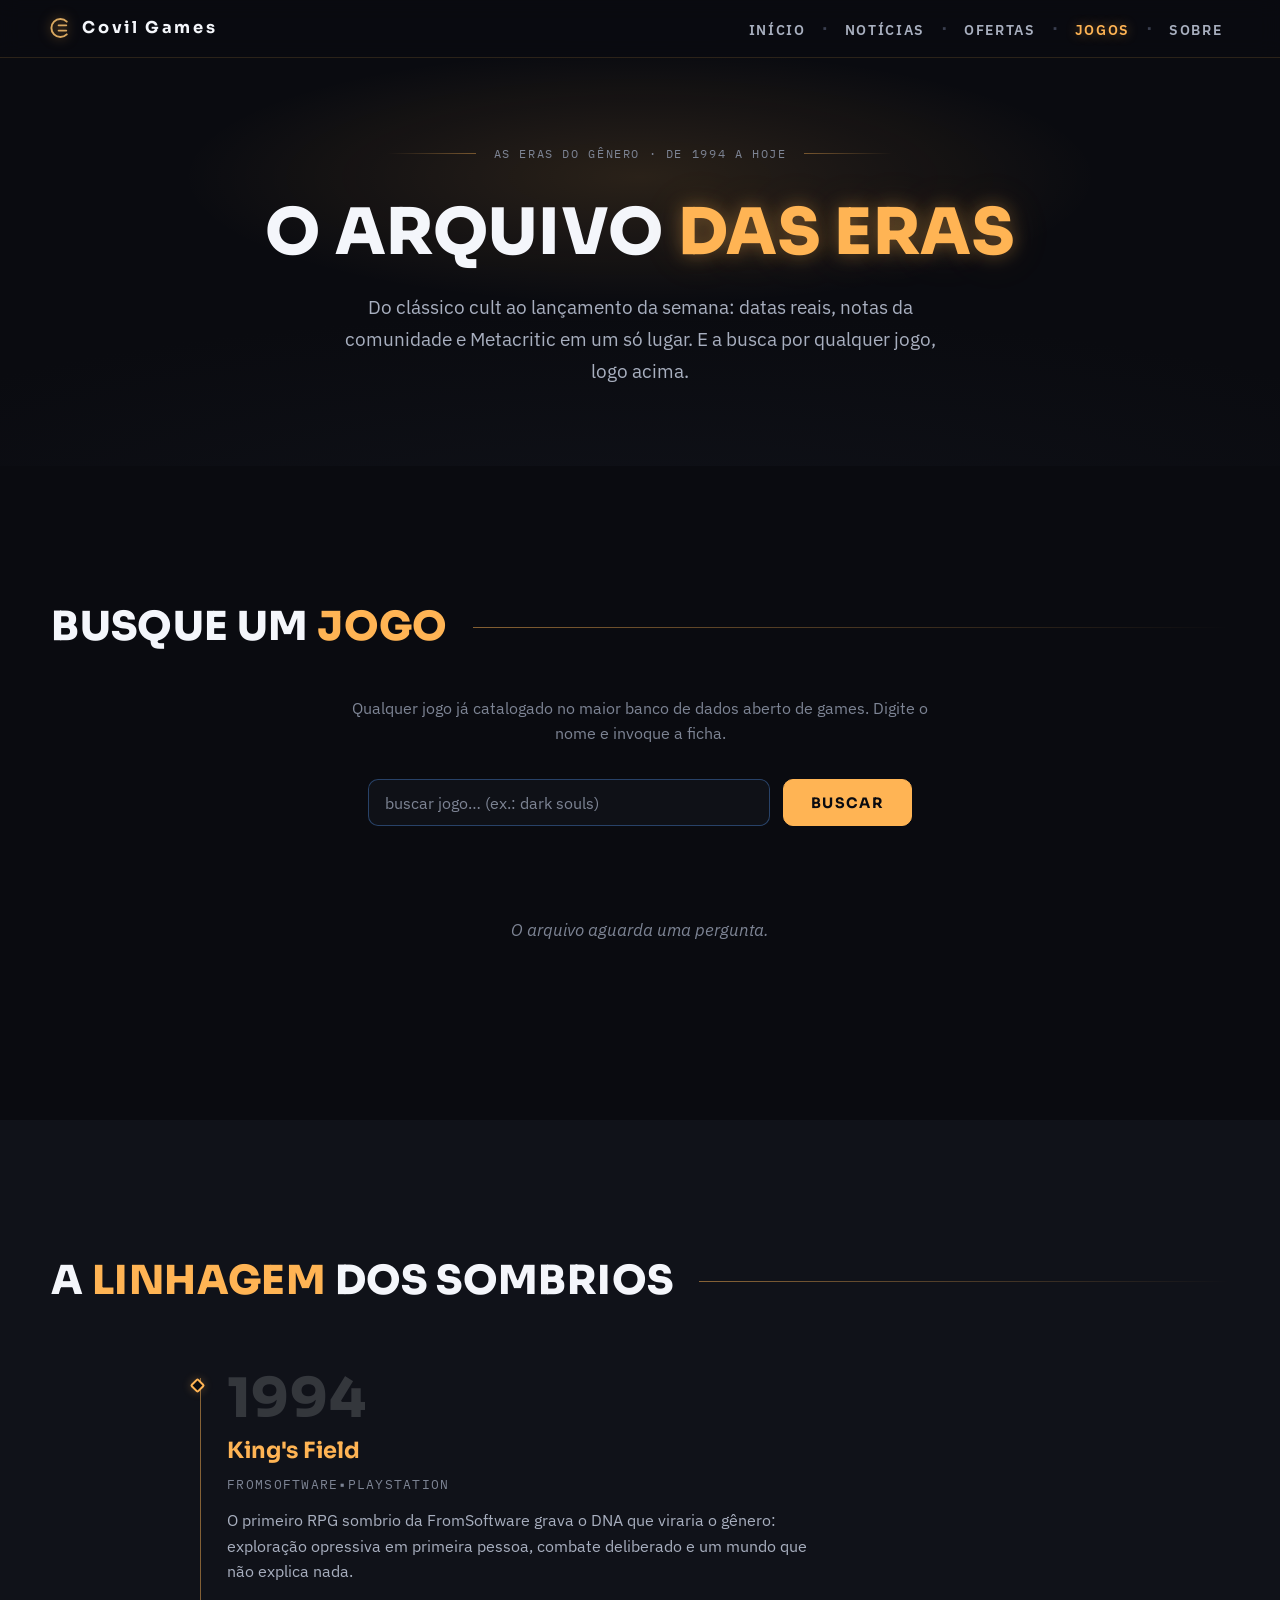
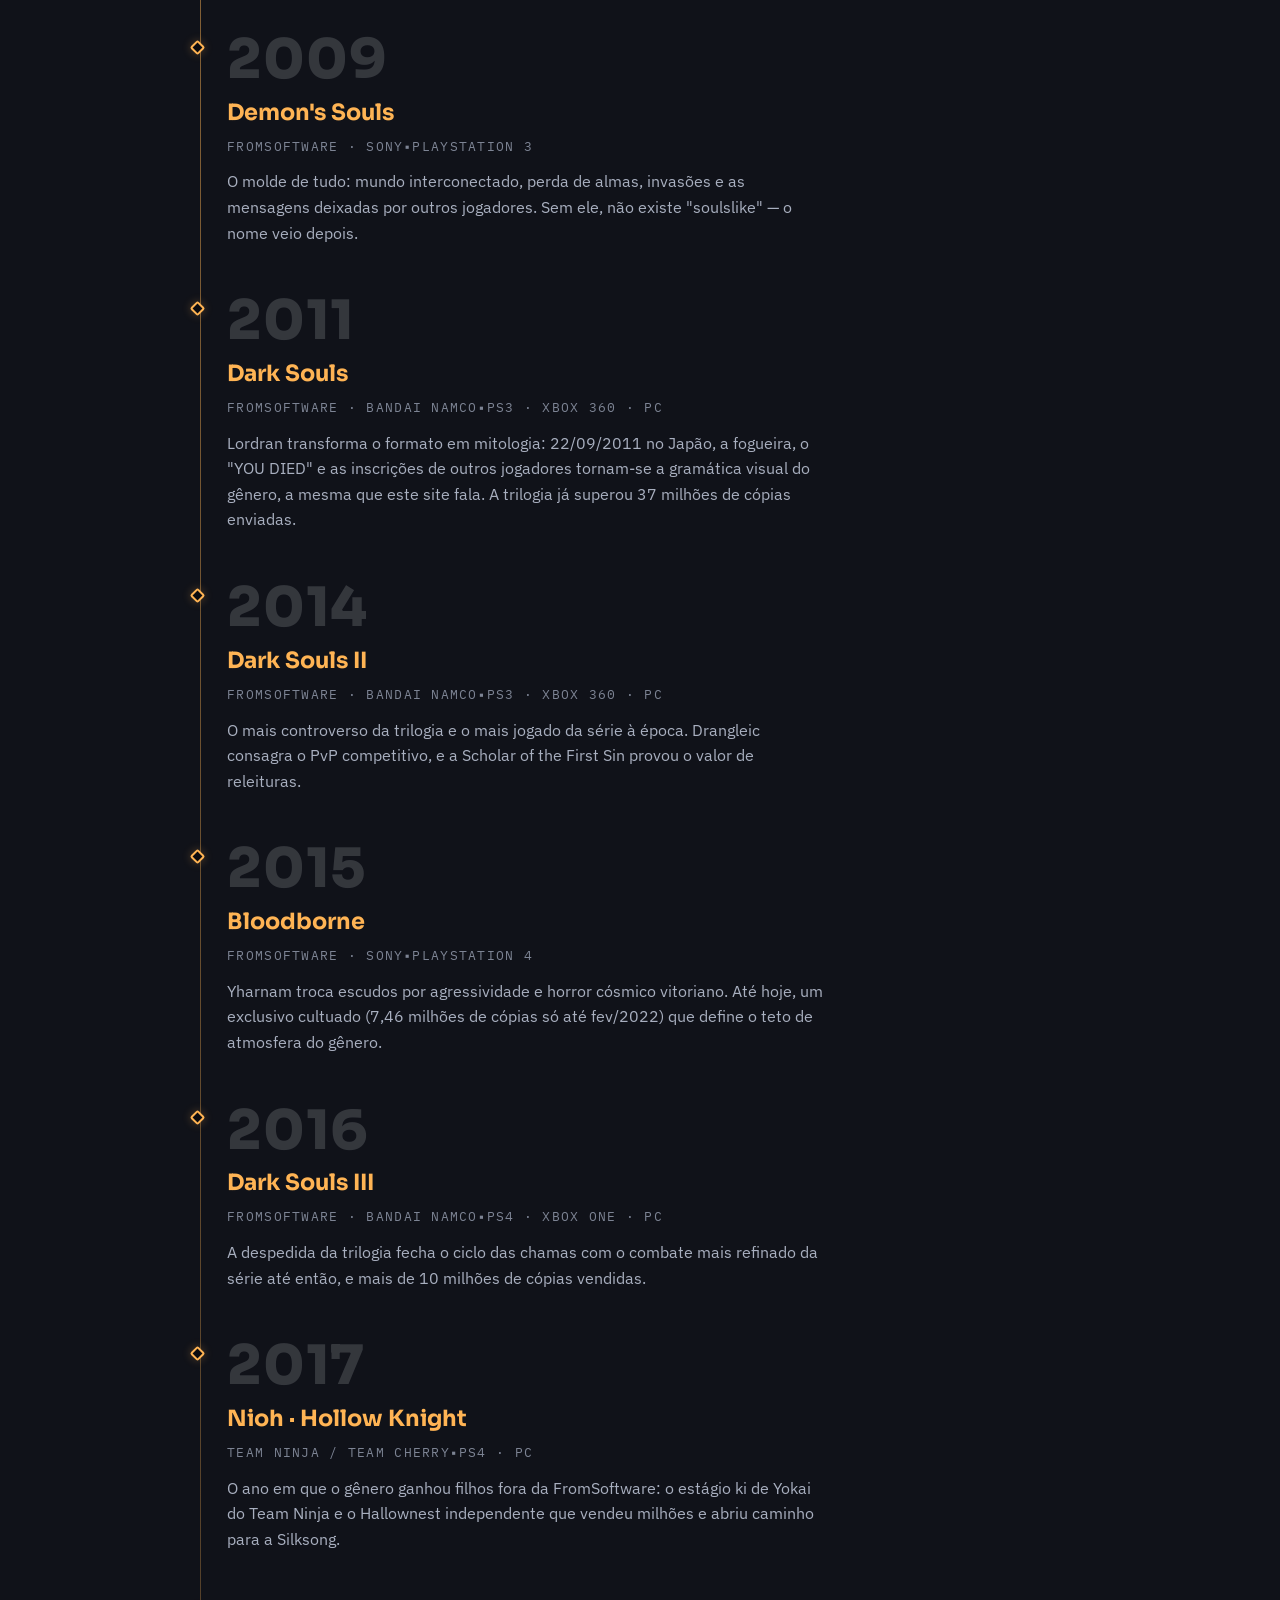
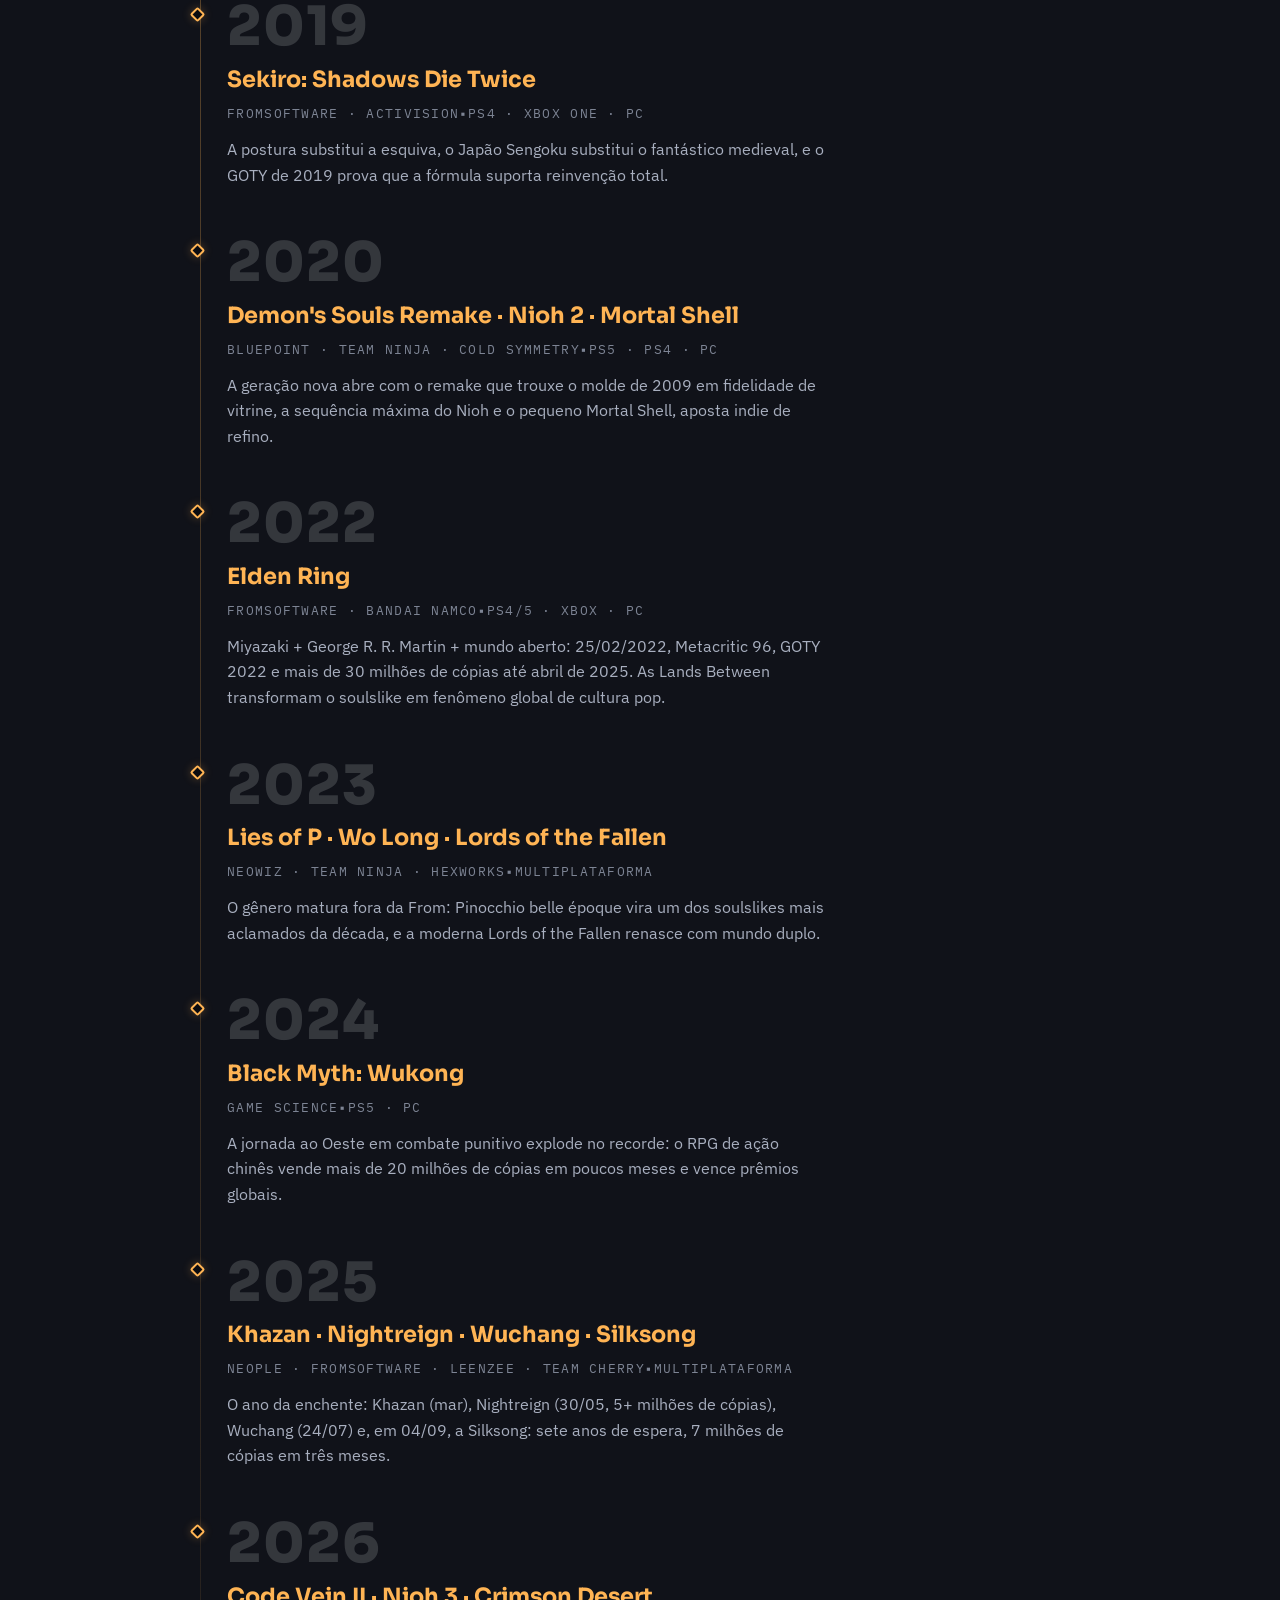
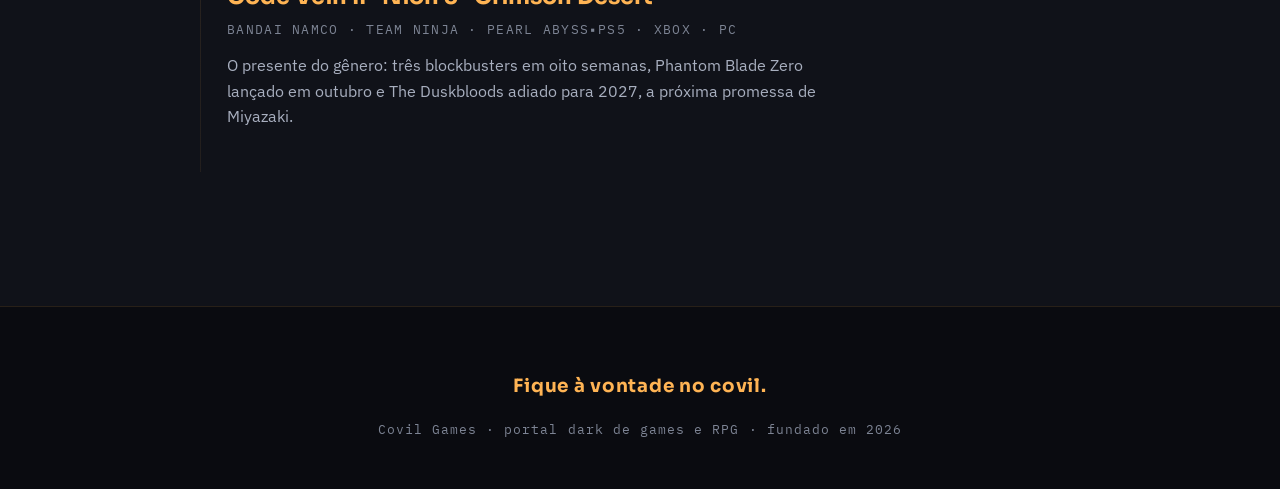
<file: jogos.html>
<!DOCTYPE html>
<html lang="pt-BR">
<head>
<meta charset="UTF-8">
<meta name="viewport" content="width=device-width, initial-scale=1.0">
<title>O Arquivo — Covil Games | todos os jogos do gênero</title>
<meta name="description" content="O arquivo dos jogos: do clássico cult ao lançamento da semana. Busque qualquer jogo já catalogado — capa, data de lançamento, nota da comunidade e Metacritic.">
<link rel="icon" href="data:image/svg+xml,%3Csvg xmlns='http://www.w3.org/2000/svg' viewBox='0 0 32 32'%3E%3Crect width='32' height='32' fill='%230b0a08'/%3E%3Cpath d='M24 7a11 11 0 1 0 0 18' fill='none' stroke='%23d9a860' stroke-width='3' stroke-linecap='round'/%3E%3Cpath d='M14 13.5h9M14 18.5h9' stroke='%23d9a860' stroke-width='2.4' stroke-linecap='round'/%3E%3C/svg%3E">
<link rel="preconnect" href="https://fonts.googleapis.com">
<link rel="preconnect" href="https://fonts.gstatic.com" crossorigin>
<link href="https://fonts.googleapis.com/css2?family=Sora:wght@600;700;800&family=IBM+Plex+Sans:wght@400;500;600&family=IBM+Plex+Mono:wght@400;600&display=swap" rel="stylesheet">
<link rel="stylesheet" href="styles.css">
<noscript><style>.reveal{opacity:1;transform:none;filter:none}</style></noscript>
</head>
<body>

<!-- navegação -->
<header class="nav">
  <a class="nav__sigil" href="index.html">
    <svg width="24" height="24" viewBox="0 0 32 32" fill="none" aria-hidden="true">
      <path d="M25 7.5a12 12 0 1 0 0 17" stroke="#d9a860" stroke-width="2.6" stroke-linecap="round"/>
      <path d="M14 12.5h10.5M14 19.5h10.5" stroke="#d9a860" stroke-width="2.2" stroke-linecap="round"/>
    </svg>
    <span>Covil&nbsp;Games</span>
  </a>
  <nav aria-label="Navegação principal">
    <ul class="nav__links">
      <li><a href="index.html">Início</a></li>
      <li class="nav__separator" aria-hidden="true">▪</li>
      <li><a href="noticias.html">Notícias</a></li>
      <li class="nav__separator" aria-hidden="true">▪</li>
      <li><a href="ofertas.html">Ofertas</a></li>
      <li class="nav__separator" aria-hidden="true">▪</li>
      <li><a href="jogos.html" aria-current="page">Jogos</a></li>
      <li class="nav__separator" aria-hidden="true">▪</li>
      <li><a href="sobre.html">Sobre</a></li>
    </ul>
  </nav>
</header>

<!-- a mensagem de tela -->
<section class="hero hero--page" id="topo">
  <div class="hero__inner">
    <p class="area-mark"><span>As eras do gênero · de 1994 a hoje</span></p>
    <h1 class="hero__title">O arquivo <em>das eras</em></h1>
    <p class="hero__dek">Do clássico cult ao lançamento da semana: datas reais, notas da comunidade e Metacritic em um só lugar. E a busca por qualquer jogo, logo acima.</p>
  </div>
</section>

<main>

<!-- ===================== BUSCA DE JOGOS ===================== -->
<section class="section" id="busca">
  <div class="frame">
    <header class="section-head">
      <h2 class="section-head__title">Busque um <em>jogo</em></h2>
      <div class="section-head__rule" aria-hidden="true"></div>
    </header>
    <p class="deals__note">Qualquer jogo já catalogado no maior banco de dados aberto de games. Digite o nome e invoque a ficha.</p>

    <form class="deals__search" id="rawg-form" role="search">
      <label class="visually-hidden" for="rawg-q">Buscar jogo</label>
      <input class="deals__input" id="rawg-q" type="search" placeholder="buscar jogo… (ex.: dark souls)" autocomplete="off">
      <button class="btn" type="submit">Buscar</button>
    </form>

    <div class="deals__grid" id="rawg-grid" aria-live="polite">
      <p class="deals__loading">O arquivo aguarda uma pergunta.</p>
    </div>
  </div>
</section>

<!-- ===================== A LINHAGEM ===================== -->
<section class="section section--shaded" id="arquivo">
  <div class="frame">
    <header class="section-head">
      <h2 class="section-head__title">A <em>linhagem</em> dos sombrios</h2>
      <div class="section-head__rule" aria-hidden="true"></div>
    </header>

<div class="timeline">
      <article class="era reveal">
        <p class="era__year">1994</p>
        <h3 class="era__game">King's Field</h3>
        <p class="era__fact"><span>FromSoftware</span><span>▪</span><span>PlayStation</span></p>
        <p class="era__note">O primeiro RPG sombrio da FromSoftware grava o DNA que viraria o gênero: exploração opressiva em primeira pessoa, combate deliberado e um mundo que não explica nada.</p>
      </article>

      <article class="era reveal">
        <p class="era__year">2009</p>
        <h3 class="era__game">Demon's Souls</h3>
        <p class="era__fact"><span>FromSoftware · Sony</span><span>▪</span><span>PlayStation 3</span></p>
        <p class="era__note">O molde de tudo: mundo interconectado, perda de almas, invasões e as mensagens deixadas por outros jogadores. Sem ele, não existe "soulslike" — o nome veio depois.</p>
      </article>

      <article class="era reveal">
        <p class="era__year">2011</p>
        <h3 class="era__game">Dark Souls</h3>
        <p class="era__fact"><span>FromSoftware · Bandai Namco</span><span>▪</span><span>PS3 · Xbox 360 · PC</span></p>
        <p class="era__note">Lordran transforma o formato em mitologia: 22/09/2011 no Japão, a fogueira, o "YOU DIED" e as inscrições de outros jogadores tornam-se a gramática visual do gênero, a mesma que este site fala. A trilogia já superou 37 milhões de cópias enviadas.</p>
      </article>

      <article class="era reveal">
        <p class="era__year">2014</p>
        <h3 class="era__game">Dark Souls II</h3>
        <p class="era__fact"><span>FromSoftware · Bandai Namco</span><span>▪</span><span>PS3 · Xbox 360 · PC</span></p>
        <p class="era__note">O mais controverso da trilogia e o mais jogado da série à época. Drangleic consagra o PvP competitivo, e a Scholar of the First Sin provou o valor de releituras.</p>
      </article>

      <article class="era reveal">
        <p class="era__year">2015</p>
        <h3 class="era__game">Bloodborne</h3>
        <p class="era__fact"><span>FromSoftware · Sony</span><span>▪</span><span>PlayStation 4</span></p>
        <p class="era__note">Yharnam troca escudos por agressividade e horror cósmico vitoriano. Até hoje, um exclusivo cultuado (7,46 milhões de cópias só até fev/2022) que define o teto de atmosfera do gênero.</p>
      </article>

      <article class="era reveal">
        <p class="era__year">2016</p>
        <h3 class="era__game">Dark Souls III</h3>
        <p class="era__fact"><span>FromSoftware · Bandai Namco</span><span>▪</span><span>PS4 · Xbox One · PC</span></p>
        <p class="era__note">A despedida da trilogia fecha o ciclo das chamas com o combate mais refinado da série até então, e mais de 10 milhões de cópias vendidas.</p>
      </article>

      <article class="era reveal">
        <p class="era__year">2017</p>
        <h3 class="era__game">Nioh · Hollow Knight</h3>
        <p class="era__fact"><span>Team Ninja / Team Cherry</span><span>▪</span><span>PS4 · PC</span></p>
        <p class="era__note">O ano em que o gênero ganhou filhos fora da FromSoftware: o estágio ki de Yokai do Team Ninja e o Hallownest independente que vendeu milhões e abriu caminho para a Silksong.</p>
      </article>

      <article class="era reveal">
        <p class="era__year">2019</p>
        <h3 class="era__game">Sekiro: Shadows Die Twice</h3>
        <p class="era__fact"><span>FromSoftware · Activision</span><span>▪</span><span>PS4 · Xbox One · PC</span></p>
        <p class="era__note">A postura substitui a esquiva, o Japão Sengoku substitui o fantástico medieval, e o GOTY de 2019 prova que a fórmula suporta reinvenção total.</p>
      </article>

      <article class="era reveal">
        <p class="era__year">2020</p>
        <h3 class="era__game">Demon's Souls Remake · Nioh 2 · Mortal Shell</h3>
        <p class="era__fact"><span>Bluepoint · Team Ninja · Cold Symmetry</span><span>▪</span><span>PS5 · PS4 · PC</span></p>
        <p class="era__note">A geração nova abre com o remake que trouxe o molde de 2009 em fidelidade de vitrine, a sequência máxima do Nioh e o pequeno Mortal Shell, aposta indie de refino.</p>
      </article>

      <article class="era reveal">
        <p class="era__year">2022</p>
        <h3 class="era__game">Elden Ring</h3>
        <p class="era__fact"><span>FromSoftware · Bandai Namco</span><span>▪</span><span>PS4/5 · Xbox · PC</span></p>
        <p class="era__note">Miyazaki + George R. R. Martin + mundo aberto: 25/02/2022, Metacritic 96, GOTY 2022 e mais de 30 milhões de cópias até abril de 2025. As Lands Between transformam o soulslike em fenômeno global de cultura pop.</p>
      </article>

      <article class="era reveal">
        <p class="era__year">2023</p>
        <h3 class="era__game">Lies of P · Wo Long · Lords of the Fallen</h3>
        <p class="era__fact"><span>Neowiz · Team Ninja · Hexworks</span><span>▪</span><span>Multiplataforma</span></p>
        <p class="era__note">O gênero matura fora da From: Pinocchio belle époque vira um dos soulslikes mais aclamados da década, e a moderna Lords of the Fallen renasce com mundo duplo.</p>
      </article>

      <article class="era reveal">
        <p class="era__year">2024</p>
        <h3 class="era__game">Black Myth: Wukong</h3>
        <p class="era__fact"><span>Game Science</span><span>▪</span><span>PS5 · PC</span></p>
        <p class="era__note">A jornada ao Oeste em combate punitivo explode no recorde: o RPG de ação chinês vende mais de 20 milhões de cópias em poucos meses e vence prêmios globais.</p>
      </article>

      <article class="era reveal">
        <p class="era__year">2025</p>
        <h3 class="era__game">Khazan · Nightreign · Wuchang · Silksong</h3>
        <p class="era__fact"><span>Neople · FromSoftware · Leenzee · Team Cherry</span><span>▪</span><span>Multiplataforma</span></p>
        <p class="era__note">O ano da enchente: Khazan (mar), Nightreign (30/05, 5+ milhões de cópias), Wuchang (24/07) e, em 04/09, a Silksong: sete anos de espera, 7 milhões de cópias em três meses.</p>
      </article>

      <article class="era reveal">
        <p class="era__year">2026</p>
        <h3 class="era__game">Code Vein II · Nioh 3 · Crimson Desert</h3>
        <p class="era__fact"><span>Bandai Namco · Team Ninja · Pearl Abyss</span><span>▪</span><span>PS5 · Xbox · PC</span></p>
        <p class="era__note">O presente do gênero: três blockbusters em oito semanas, Phantom Blade Zero lançado em outubro e The Duskbloods adiado para 2027, a próxima promessa de Miyazaki.</p>
      </article>

  </div>
</section>

</main>

<footer class="footer">
  <p class="footer__line">Fique à vontade no covil.</p>
  <p class="footer__meta">Covil Games · portal dark de games e RPG · fundado em 2026</p>
</footer>

<script src="config.js"></script>
<script src="scripts.js"></script>
</body>
</html>
</file>
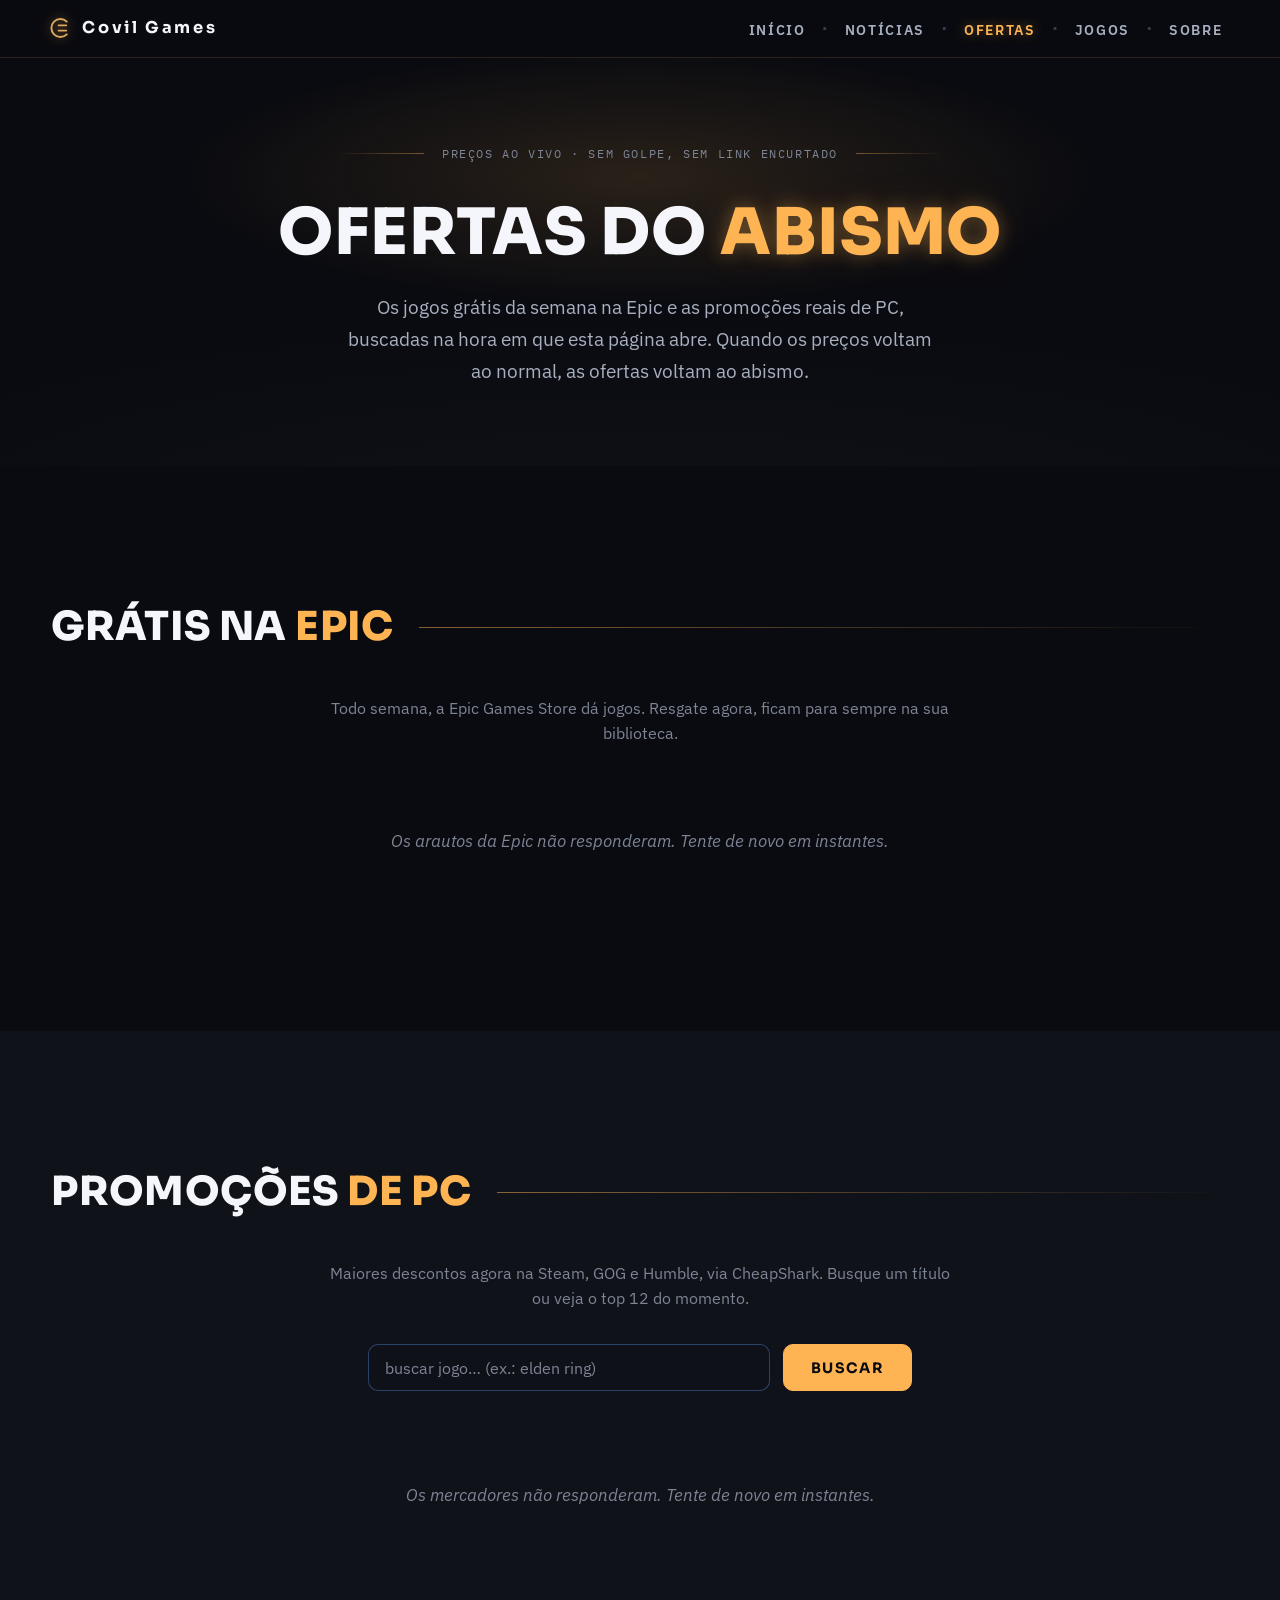
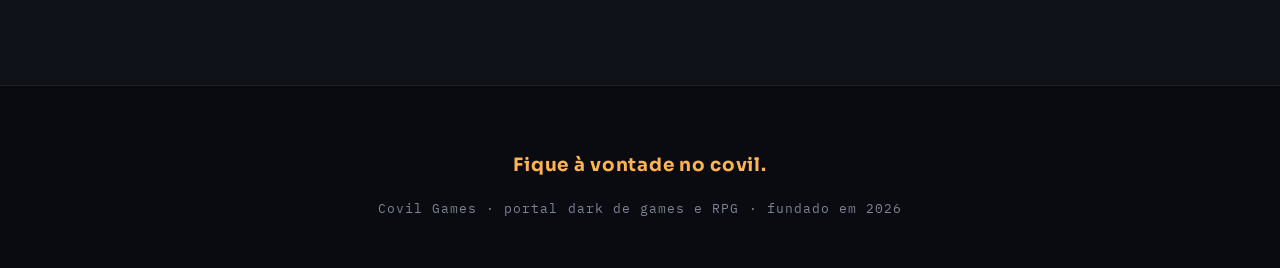
<file: ofertas.html>
<!DOCTYPE html>
<html lang="pt-BR">
<head>
<meta charset="UTF-8">
<meta name="viewport" content="width=device-width, initial-scale=1.0">
<title>Ofertas do Abismo — Covil Games</title>
<meta name="description" content="Jogos grátis da Epic Games Store e as maiores promoções de PC do momento, atualizadas ao vivo. Caçe a oferta sem cair em golpe.">
<link rel="icon" href="data:image/svg+xml,%3Csvg xmlns='http://www.w3.org/2000/svg' viewBox='0 0 32 32'%3E%3Crect width='32' height='32' fill='%230b0a08'/%3E%3Cpath d='M24 7a11 11 0 1 0 0 18' fill='none' stroke='%23d9a860' stroke-width='3' stroke-linecap='round'/%3E%3Cpath d='M14 13.5h9M14 18.5h9' stroke='%23d9a860' stroke-width='2.4' stroke-linecap='round'/%3E%3C/svg%3E">
<link rel="preconnect" href="https://fonts.googleapis.com">
<link rel="preconnect" href="https://fonts.gstatic.com" crossorigin>
<link href="https://fonts.googleapis.com/css2?family=Sora:wght@600;700;800&family=IBM+Plex+Sans:wght@400;500;600&family=IBM+Plex+Mono:wght@400;600&display=swap" rel="stylesheet">
<link rel="stylesheet" href="styles.css">
<noscript><style>.reveal{opacity:1;transform:none;filter:none}</style></noscript>
</head>
<body>

<!-- navegação -->
<header class="nav">
  <a class="nav__sigil" href="index.html">
    <svg width="24" height="24" viewBox="0 0 32 32" fill="none" aria-hidden="true">
      <path d="M25 7.5a12 12 0 1 0 0 17" stroke="#d9a860" stroke-width="2.6" stroke-linecap="round"/>
      <path d="M14 12.5h10.5M14 19.5h10.5" stroke="#d9a860" stroke-width="2.2" stroke-linecap="round"/>
    </svg>
    <span>Covil&nbsp;Games</span>
  </a>
  <nav aria-label="Navegação principal">
    <ul class="nav__links">
      <li><a href="index.html">Início</a></li>
      <li class="nav__separator" aria-hidden="true">▪</li>
      <li><a href="noticias.html">Notícias</a></li>
      <li class="nav__separator" aria-hidden="true">▪</li>
      <li><a href="ofertas.html" aria-current="page">Ofertas</a></li>
      <li class="nav__separator" aria-hidden="true">▪</li>
      <li><a href="jogos.html">Jogos</a></li>
      <li class="nav__separator" aria-hidden="true">▪</li>
      <li><a href="sobre.html">Sobre</a></li>
    </ul>
  </nav>
</header>

<!-- a mensagem de tela -->
<section class="hero hero--page" id="topo">
  <div class="hero__inner">
    <p class="area-mark"><span>Preços ao vivo · sem golpe, sem link encurtado</span></p>
    <h1 class="hero__title">Ofertas do <em>abismo</em></h1>
    <p class="hero__dek">Os jogos grátis da semana na Epic e as promoções reais de PC, buscadas na hora em que esta página abre. Quando os preços voltam ao normal, as ofertas voltam ao abismo.</p>
  </div>
</section>

<main>

<!-- ===================== GRÁTIS NA EPIC ===================== -->
<section class="section" id="epic">
  <div class="frame">
    <header class="section-head">
      <h2 class="section-head__title">Grátis na <em>Epic</em></h2>
      <div class="section-head__rule" aria-hidden="true"></div>
    </header>
    <p class="deals__note">Todo semana, a Epic Games Store dá jogos. Resgate agora, ficam para sempre na sua biblioteca.</p>
    <div class="deals__grid" id="epic-grid" aria-live="polite">
      <p class="deals__loading">Consultando os arautos da Epic…</p>
    </div>
  </div>
</section>

<!-- ===================== PROMOÇÕES PC ===================== -->
<section class="section section--shaded" id="promos">
  <div class="frame">
    <header class="section-head">
      <h2 class="section-head__title">Promoções <em>de PC</em></h2>
      <div class="section-head__rule" aria-hidden="true"></div>
    </header>
    <p class="deals__note">Maiores descontos agora na Steam, GOG e Humble, via CheapShark. Busque um título ou veja o top 12 do momento.</p>

    <form class="deals__search" id="deals-form" role="search">
      <label class="visually-hidden" for="deals-q">Buscar jogo em promoção</label>
      <input class="deals__input" id="deals-q" type="search" placeholder="buscar jogo… (ex.: elden ring)" autocomplete="off">
      <button class="btn" type="submit">Buscar</button>
    </form>

    <div class="deals__grid" id="deals-grid" aria-live="polite">
      <p class="deals__loading">Consultando os mercadores…</p>
    </div>
  </div>
</section>

</main>

<footer class="footer">
  <p class="footer__line">Fique à vontade no covil.</p>
  <p class="footer__meta">Covil Games · portal dark de games e RPG · fundado em 2026</p>
</footer>

<script src="config.js"></script>
<script src="scripts.js"></script>
</body>
</html>
</file>
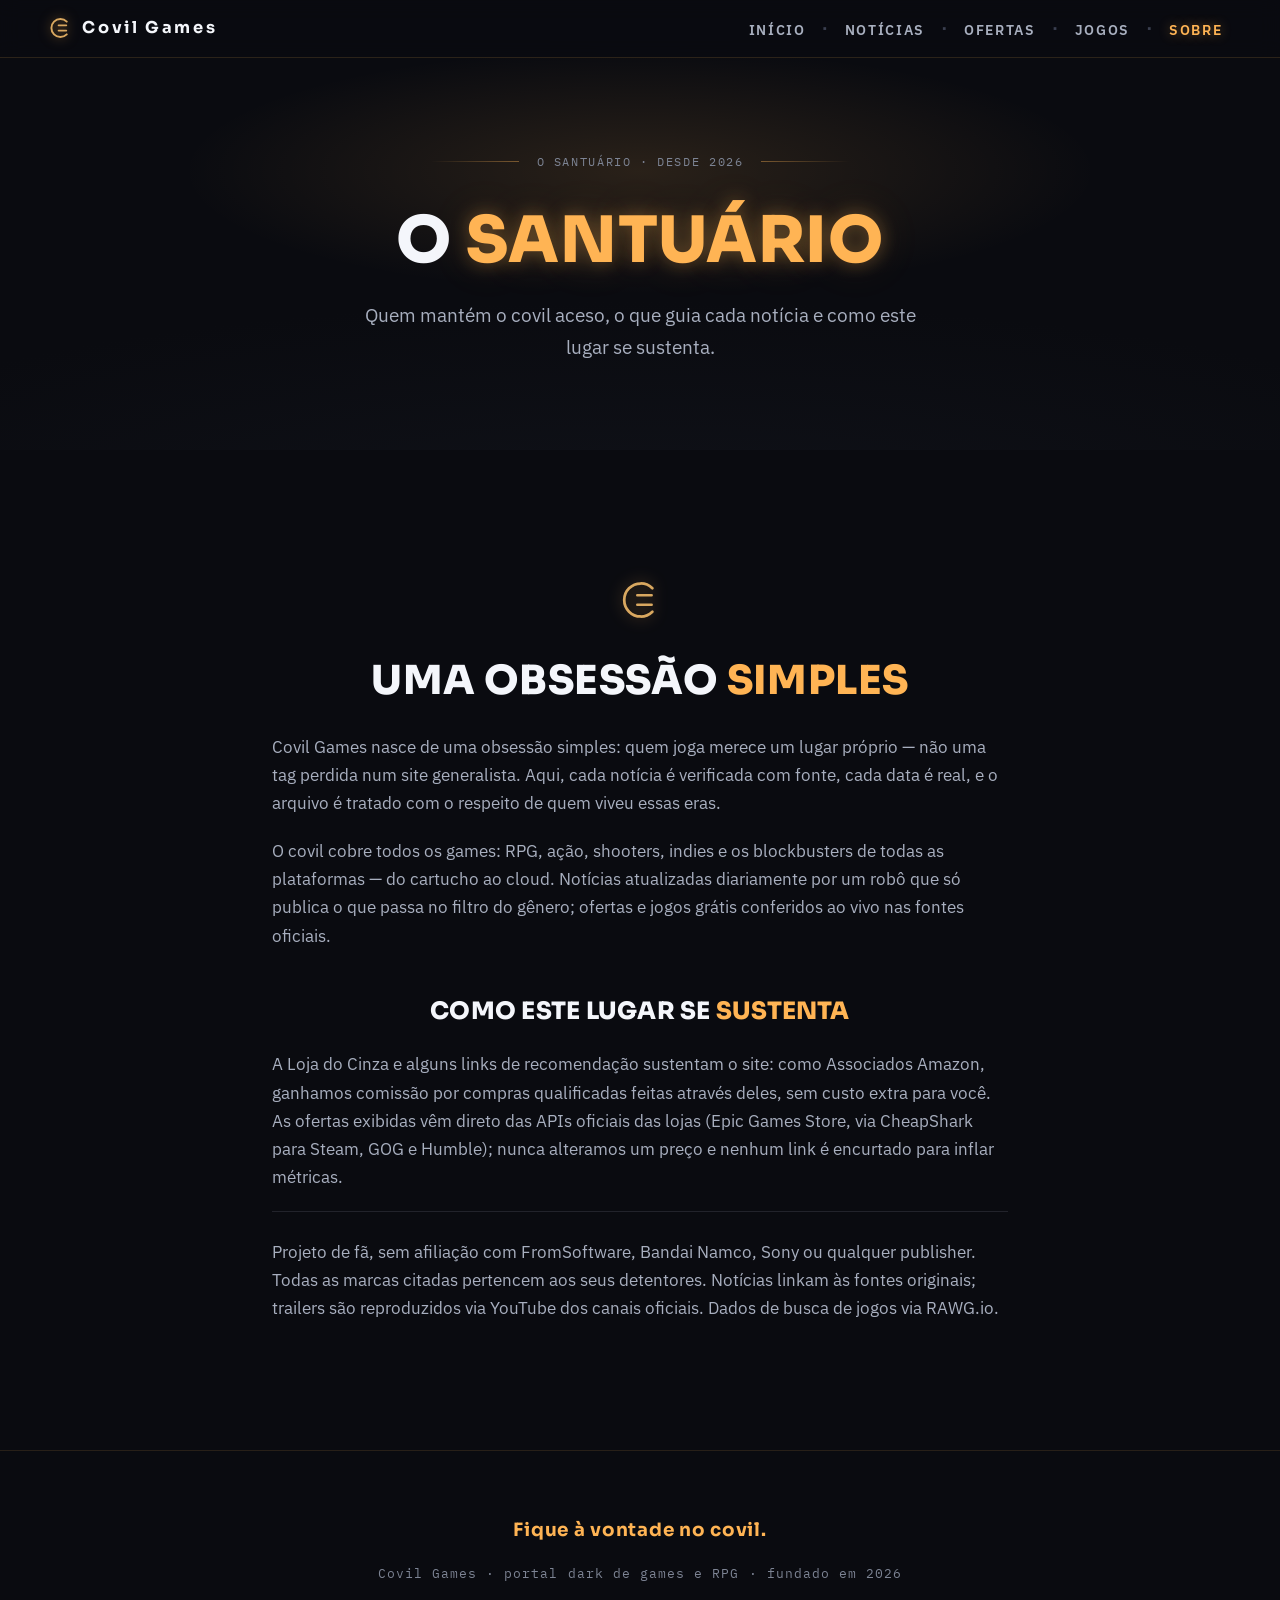
<file: sobre.html>
<!DOCTYPE html>
<html lang="pt-BR">
<head>
<meta charset="UTF-8">
<meta name="viewport" content="width=device-width, initial-scale=1.0">
<title>Sobre — Covil Games</title>
<meta name="description" content="Quem escreve o Covil Games, o que guia o santuário e como o site se sustenta: afiliação Amazon, fontes verificadas e respeito pelo gênero.">
<link rel="icon" href="data:image/svg+xml,%3Csvg xmlns='http://www.w3.org/2000/svg' viewBox='0 0 32 32'%3E%3Crect width='32' height='32' fill='%230b0a08'/%3E%3Cpath d='M24 7a11 11 0 1 0 0 18' fill='none' stroke='%23d9a860' stroke-width='3' stroke-linecap='round'/%3E%3Cpath d='M14 13.5h9M14 18.5h9' stroke='%23d9a860' stroke-width='2.4' stroke-linecap='round'/%3E%3C/svg%3E">
<link rel="preconnect" href="https://fonts.googleapis.com">
<link rel="preconnect" href="https://fonts.gstatic.com" crossorigin>
<link href="https://fonts.googleapis.com/css2?family=Sora:wght@600;700;800&family=IBM+Plex+Sans:wght@400;500;600&family=IBM+Plex+Mono:wght@400;600&display=swap" rel="stylesheet">
<link rel="stylesheet" href="styles.css">
<noscript><style>.reveal{opacity:1;transform:none;filter:none}</style></noscript>
</head>
<body>

<!-- navegação -->
<header class="nav">
  <a class="nav__sigil" href="index.html">
    <svg width="24" height="24" viewBox="0 0 32 32" fill="none" aria-hidden="true">
      <path d="M25 7.5a12 12 0 1 0 0 17" stroke="#d9a860" stroke-width="2.6" stroke-linecap="round"/>
      <path d="M14 12.5h10.5M14 19.5h10.5" stroke="#d9a860" stroke-width="2.2" stroke-linecap="round"/>
    </svg>
    <span>Covil&nbsp;Games</span>
  </a>
  <nav aria-label="Navegação principal">
    <ul class="nav__links">
      <li><a href="index.html">Início</a></li>
      <li class="nav__separator" aria-hidden="true">▪</li>
      <li><a href="noticias.html">Notícias</a></li>
      <li class="nav__separator" aria-hidden="true">▪</li>
      <li><a href="ofertas.html">Ofertas</a></li>
      <li class="nav__separator" aria-hidden="true">▪</li>
      <li><a href="jogos.html">Jogos</a></li>
      <li class="nav__separator" aria-hidden="true">▪</li>
      <li><a href="sobre.html" aria-current="page">Sobre</a></li>
    </ul>
  </nav>
</header>

<!-- a mensagem de tela -->
<section class="hero hero--page" id="topo">
  <div class="hero__inner">
    <p class="area-mark"><span>O santuário · desde 2026</span></p>
    <h1 class="hero__title">O <em>santuário</em></h1>
    <p class="hero__dek">Quem mantém o covil aceso, o que guia cada notícia e como este lugar se sustenta.</p>
  </div>
</section>

<main>

<section class="section" id="sobre">
  <div class="frame">
    <div class="about reveal">
      <svg class="bonfire-sigil" width="44" height="44" viewBox="0 0 32 32" fill="none" aria-hidden="true">
        <path d="M25 7.5a12 12 0 1 0 0 17" stroke="#d9a860" stroke-width="2" stroke-linecap="round"/>
        <path d="M14 12.5h10.5M14 19.5h10.5" stroke="#d9a860" stroke-width="1.8" stroke-linecap="round"/>
      </svg>
      <h2 class="section-head__title about__title">Uma obsessão <em>simples</em></h2>
      <p>Covil Games nasce de uma obsessão simples: quem joga merece um lugar próprio — não uma tag perdida num site generalista. Aqui, cada notícia é verificada com fonte, cada data é real, e o arquivo é tratado com o respeito de quem viveu essas eras.</p>
      <p>O covil cobre todos os games: RPG, ação, shooters, indies e os blockbusters de todas as plataformas — do cartucho ao cloud. Notícias atualizadas diariamente por um robô que só publica o que passa no filtro do gênero; ofertas e jogos grátis conferidos ao vivo nas fontes oficiais.</p>
      <h2 class="section-head__title about__title about__title--sub">Como este lugar se <em>sustenta</em></h2>
      <p>A Loja do Cinza e alguns links de recomendação sustentam o site: como Associados Amazon, ganhamos comissão por compras qualificadas feitas através deles, sem custo extra para você. As ofertas exibidas vêm direto das APIs oficiais das lojas (Epic Games Store, via CheapShark para Steam, GOG e Humble); nunca alteramos um preço e nenhum link é encurtado para inflar métricas.</p>
      <p class="about__disclaimer">Projeto de fã, sem afiliação com FromSoftware, Bandai Namco, Sony ou qualquer publisher. Todas as marcas citadas pertencem aos seus detentores. Notícias linkam às fontes originais; trailers são reproduzidos via YouTube dos canais oficiais. Dados de busca de jogos via RAWG.io.</p>
    </div>
  </div>
</section>

</main>

<footer class="footer">
  <p class="footer__line">Fique à vontade no covil.</p>
  <p class="footer__meta">Covil Games · portal dark de games e RPG · fundado em 2026</p>
</footer>

<script src="scripts.js"></script>
</body>
</html>
</file>
<file: styles.css>
/* ==========================================================================
   COVIL GAMES — "Marquee do Covil"
   Mundo: corredor de fliperama moderno — preto de salão, uma luz por
   território (âmbar/vermelho/verde/azul), glow real só onde há vida.
   ========================================================================== */

/* ---------- Tokens ---------- */
:root {
  /* Ground — o salão escuro */
  --ink:        #0a0b10;   /* piso do corredor */
  --pit:        rgba(21, 24, 34, 0.72);   /* painel de gabinete */
  --pit-deep:   rgba(14, 16, 24, 0.72);
  --pit-2:      rgba(28, 32, 46, 0.85);   /* painel em hover */
  --pit-2-deep: rgba(18, 21, 31, 0.85);
  --pit-base:   #101219;   /* seção sombreada */
  --veil:       #0d0e14;   /* véu sobre mídia */

  /* Ink */
  --ash:        #a8afbf;   /* corpo de texto (7.6:1) */
  --ash-dim:    #7d8494;   /* meta, datas (4.9:1) */
  --stone:      #f4f6fb;   /* títulos de leitura — branco-fósforo */

  /* Luzes do corredor — uma por território */
  --ember:      #ffb454;   /* âmbar: notícias e marca (9.6:1) */
  --ember-hi:   #ffd18a;   /* glow forte */
  --ember-deep: #8a5a1e;   /* filetes âmbar */
  --flame:      #ff5a4e;   /* ofertas (5.5:1) */
  --flame-deep: #7a231d;
  --jade:       #4ade80;   /* grátis (9.0:1) */
  --jade-deep:  #1d5c34;
  --arcane:     #5aa2ff;   /* plataformas, busca (6.8:1) */
  --arcane-deep:#1e3f70;

  /* Glow — só em elementos ativos */
  --glow-ember:  0 0 18px rgba(255, 180, 84, 0.35), 0 0 46px rgba(255, 180, 84, 0.14);
  --glow-flame:  0 0 18px rgba(255, 90, 78, 0.32), 0 0 46px rgba(255, 90, 78, 0.12);
  --glow-jade:   0 0 18px rgba(74, 222, 128, 0.3), 0 0 46px rgba(74, 222, 128, 0.12);
  --glow-arcane: 0 0 18px rgba(90, 162, 255, 0.3), 0 0 46px rgba(90, 162, 255, 0.12);

  /* Layout */
  --gutter:     clamp(1.25rem, 4vw, 3rem);
  --section-y:  clamp(4.5rem, 10vw, 8.5rem);
  --frame:      min(1200px, 92vw);
  --radius:     10px;

  /* Type — o letreiro e a leitura */
  --display:    "Sora", "Segoe UI", sans-serif;       /* letreiro, marquee */
  --read:       "IBM Plex Sans", "Segoe UI", sans-serif; /* leitura */
  --mono:       "IBM Plex Mono", Consolas, monospace;  /* dados: hora, preço, nota */

  /* Motion */
  --ease-out:   cubic-bezier(0.16, 1, 0.3, 1);
  --slow:       700ms;
}

/* ---------- Reset de mundo ---------- */
*,
*::before,
*::after { box-sizing: border-box; margin: 0; padding: 0; }

html {
  scroll-behavior: smooth;
  scrollbar-color: var(--ember-deep) var(--ink);
}

body {
  background: var(--ink);
  color: var(--ash);
  font-family: var(--read);
  font-size: 1.0625rem;
  line-height: 1.65;
  -webkit-font-smoothing: antialiased;
  overflow-x: hidden;
}

::selection { background: var(--ember); color: var(--ink); }

/* Barra de rolagem — parte do mundo */
::-webkit-scrollbar { width: 10px; background: var(--ink); }
::-webkit-scrollbar-track { background: var(--ink); }
::-webkit-scrollbar-thumb {
  background: #2a2e3d;
  border: 2px solid var(--ink);
  border-radius: 5px;
}
::-webkit-scrollbar-thumb:hover { background: var(--ember-deep); }

:focus-visible {
  outline: 2px solid var(--ember);
  outline-offset: 2px;
  border-radius: 2px;
}

/* ==========================================================================
   NAVEGAÇÃO — a entrada do corredor
   ========================================================================== */
.nav {
  position: fixed;
  inset: 0 0 auto 0;
  z-index: 40;
  display: flex;
  align-items: center;
  justify-content: space-between;
  gap: 1rem;
  padding: 0.9rem var(--gutter);
  background: rgba(10, 11, 16, 0.88);
  backdrop-filter: blur(10px);
  border-bottom: 1px solid rgba(255, 180, 84, 0.14);
}

.nav__sigil {
  display: inline-flex;
  align-items: center;
  gap: 0.65rem;
  color: var(--stone);
  text-decoration: none;
  font-family: var(--display);
  font-weight: 700;
  font-size: 1.02rem;
  letter-spacing: 0.16em;
}

.nav__sigil svg { filter: drop-shadow(0 0 6px rgba(255, 180, 84, 0.5)); }

.nav__links {
  display: flex;
  align-items: center;
  gap: 0.5rem;
  list-style: none;
}

.nav__links a {
  color: var(--ash);
  text-decoration: none;
  font-size: 0.86rem;
  font-weight: 600;
  letter-spacing: 0.12em;
  text-transform: uppercase;
  padding: 0.35rem 0.6rem;
  border-radius: 6px;
  transition: color 250ms, background 250ms;
}

.nav__links a:hover { color: var(--ember); background: rgba(255, 180, 84, 0.08); }

.nav__links a[aria-current="page"] {
  color: var(--ember);
  text-shadow: 0 0 12px rgba(255, 180, 84, 0.45);
}

.nav__separator { color: #3a3f50; font-size: 0.7rem; }

@media (max-width: 760px) {
  .nav { gap: 0.4rem; }
  .nav__separator { display: none; }
  .nav__links { gap: 0; flex-wrap: wrap; justify-content: flex-end; }
  .nav__links a { padding: 0.32rem 0.34rem; font-size: 0.7rem; letter-spacing: 0.04em; }
  .nav__sigil span { display: none; }
}

/* ==========================================================================
   HERO — o letreiro do covil
   ========================================================================== */
.hero {
  position: relative;
  min-height: 100svh;
  display: grid;
  place-items: center;
  text-align: center;
  padding: 7rem var(--gutter) 5rem;
  overflow: hidden;
  isolation: isolate;
}

/* luz do corredor atrás do letreiro */
.hero::before {
  content: "";
  position: absolute;
  inset: 0;
  z-index: -1;
  background:
    radial-gradient(ellipse 55% 42% at 50% 38%, rgba(255, 180, 84, 0.13), transparent 65%),
    radial-gradient(ellipse 120% 80% at 50% 115%, rgba(16, 18, 25, 0.95), transparent 60%);
}

.hero__inner {
  max-width: 60rem;
  width: 100%;
  min-width: 0;
}

/* anúncio de área */
.area-mark {
  display: flex;
  align-items: center;
  justify-content: center;
  gap: 1.1rem;
  color: var(--ash-dim);
  margin-bottom: clamp(1.4rem, 3vw, 2.2rem);
  font-family: var(--mono);
  font-size: 0.72rem;
  letter-spacing: 0.1em;
  text-transform: uppercase;
  text-align: center;
  flex-wrap: wrap;
  max-width: 100%;
}

.area-mark::before,
.area-mark::after {
  content: "";
  height: 1px;
  width: clamp(2.2rem, 8vw, 5.5rem);
  background: linear-gradient(to var(--dir, right), transparent, rgba(255, 180, 84, 0.4));
}

.area-mark::after { --dir: left; }

.area-mark span { color: var(--ash-dim); letter-spacing: 0.14em; }

.hero__title {
  font-family: var(--display);
  font-weight: 800;
  font-size: clamp(2.1rem, 11vw, 5.2rem);
  line-height: 1.08;
  letter-spacing: 0.01em;
  text-transform: uppercase;
  color: var(--stone);
  overflow-wrap: anywhere;
  padding-inline: 0.2rem;
  animation: marquee-rise 1.1s var(--ease-out) both 120ms;
}

.hero__title em {
  font-style: normal;
  color: var(--ember);
  text-shadow: var(--glow-ember);
}

@keyframes marquee-rise {
  from { opacity: 0; transform: translateY(22px); filter: blur(6px); }
  to   { opacity: 1; transform: none; filter: blur(0); }
}

.hero__dek {
  max-width: 54ch;
  margin: 1.5rem auto 0;
  color: var(--ash);
  font-size: clamp(1.02rem, 1.5vw, 1.2rem);
  animation: marquee-rise 1.1s var(--ease-out) both 300ms;
}

.hero__actions {
  display: flex;
  flex-wrap: wrap;
  justify-content: center;
  gap: 1.1rem 1.6rem;
  margin-top: 2.4rem;
  animation: marquee-rise 1.1s var(--ease-out) both 480ms;
}

.hero__scroll {
  position: absolute;
  bottom: 1.6rem;
  left: 50%;
  transform: translateX(-50%);
  color: var(--ash-dim);
  font-family: var(--mono);
  font-size: 0.78rem;
  letter-spacing: 0.2em;
  text-transform: uppercase;
  animation: marquee-rise 1.1s var(--ease-out) both 700ms;
}

/* Hero de página interna */
.hero--page {
  min-height: 50svh;
  padding-top: 9rem;
}

.hero--page .hero__title { font-size: clamp(2.3rem, 5.6vw, 4rem); }

/* ---------- Botões ---------- */
.btn {
  display: inline-block;
  padding: 0.85rem 1.7rem;
  background: var(--ember);
  color: var(--ink);
  border: 1px solid var(--ember);
  border-radius: var(--radius);
  font-family: var(--display);
  font-size: 0.9rem;
  font-weight: 700;
  letter-spacing: 0.09em;
  text-transform: uppercase;
  text-decoration: none;
  cursor: pointer;
  transition: background 300ms, box-shadow 300ms, transform 300ms var(--ease-out);
}

.btn:hover {
  background: var(--ember-hi);
  border-color: var(--ember-hi);
  box-shadow: var(--glow-ember);
  transform: translateY(-2px);
}

.btn--ghost {
  background: transparent;
  color: var(--ember);
}

.btn--ghost:hover {
  background: rgba(255, 180, 84, 0.1);
  color: var(--ember-hi);
}

/* ---------- Utilitários ---------- */
.visually-hidden {
  position: absolute;
  width: 1px;
  height: 1px;
  margin: -1px;
  padding: 0;
  overflow: hidden;
  clip: rect(0 0 0 0);
  white-space: nowrap;
  border: 0;
}

.home__more { margin-top: 2.6rem; text-align: center; }

/* ---------- Seções ---------- */
.section { padding: var(--section-y) 0; }

.section--shaded { background: var(--pit-base); }

.frame {
  width: var(--frame);
  margin-inline: auto;
}

.section-head {
  display: flex;
  align-items: center;
  gap: 1.6rem;
  margin-bottom: clamp(2.2rem, 5vw, 3.6rem);
}

.section-head__title {
  font-family: var(--display);
  font-weight: 800;
  font-size: clamp(1.7rem, 3.4vw, 2.5rem);
  letter-spacing: 0.01em;
  color: var(--stone);
  text-transform: uppercase;
}

.section-head__title em {
  font-style: normal;
  color: var(--ember);
}

.section-head__rule {
  flex: 1;
  height: 1px;
  background: linear-gradient(to right, rgba(255, 180, 84, 0.5), transparent);
}

/* ==========================================================================
   CARTAS — os gabinetes
   ========================================================================== */
.card {
  position: relative;
  display: flex;
  flex-direction: column;
  background: linear-gradient(to bottom, var(--pit), var(--pit-deep));
  border: 1px solid rgba(255, 180, 84, 0.16);
  border-radius: var(--radius);
  transition: border-color 350ms, box-shadow 350ms, transform 350ms var(--ease-out);
}

.card:hover {
  border-color: rgba(255, 180, 84, 0.55);
  box-shadow: var(--glow-ember);
  transform: translateY(-3px);
}

.card__media {
  position: relative;
  aspect-ratio: 16 / 9;
  overflow: hidden;
  border-radius: var(--radius) var(--radius) 0 0;
  background: var(--veil);
}

.card__media img {
  width: 100%;
  height: 100%;
  object-fit: cover;
  display: block;
  transition: transform 600ms var(--ease-out);
}

.card:hover .card__media img { transform: scale(1.04); }

.card__media::after {
  content: "";
  position: absolute;
  inset: 0;
  background: linear-gradient(to top, rgba(10, 11, 16, 0.55), transparent 45%);
}

.card__tag {
  position: absolute;
  top: 0.8rem;
  left: 0.8rem;
  z-index: 2;
  padding: 0.3rem 0.65rem;
  color: var(--ember);
  background: rgba(10, 11, 16, 0.85);
  border: 1px solid rgba(255, 180, 84, 0.4);
  border-radius: 6px;
  font-family: var(--mono);
  font-size: 0.72rem;
  letter-spacing: 0.1em;
  text-transform: uppercase;
}

.card__tag--flame { color: var(--flame); border-color: rgba(255, 90, 78, 0.45); }
.card__tag--jade { color: var(--jade); border-color: rgba(74, 222, 128, 0.4); }
.card__tag--arcane { color: var(--arcane); border-color: rgba(90, 162, 255, 0.4); }

.card__body {
  display: flex;
  flex-direction: column;
  gap: 0.65rem;
  padding: 1.3rem 1.4rem 1.5rem;
  flex: 1;
}

.card__title {
  color: var(--stone);
  font-family: var(--display);
  font-size: 1.22rem;
  font-weight: 700;
  line-height: 1.28;
}

.card--featured .card__title {
  font-size: clamp(1.5rem, 2.6vw, 2.1rem);
  line-height: 1.18;
}

a.card__title { text-decoration: none; }

.card__dek {
  color: var(--ash);
  font-size: 1rem;
  line-height: 1.55;
}

.card--featured .card__dek { font-size: 1.06rem; }

.card__meta {
  margin-top: auto;
  padding-top: 0.9rem;
  border-top: 1px solid rgba(168, 175, 191, 0.14);
  color: var(--ash-dim);
  font-family: var(--mono);
  font-size: 0.8rem;
  letter-spacing: 0.08em;
  text-transform: uppercase;
}

.card__meta .diamond { color: var(--ember); margin-inline: 0.4rem; }

.card__link {
  position: absolute;
  inset: 0;
  z-index: 1;
}

/* carta destaque 7/5 */
.news__featured {
  display: grid;
  grid-template-columns: 7fr 5fr;
  gap: clamp(1.2rem, 2.4vw, 1.8rem);
  margin-bottom: clamp(1.6rem, 3vw, 2.4rem);
}

@media (max-width: 820px) {
  .news__featured { grid-template-columns: 1fr; }
}

.news-grid {
  display: grid;
  grid-template-columns: repeat(3, 1fr);
  gap: clamp(1.2rem, 2.4vw, 1.8rem);
}

@media (max-width: 1020px) { .news-grid { grid-template-columns: repeat(2, 1fr); } }
@media (max-width: 640px)  { .news-grid { grid-template-columns: 1fr; } }

/* carta só de texto */
.card--text {
  background:
    radial-gradient(ellipse 90% 70% at 50% 0%, rgba(255, 180, 84, 0.05), transparent 65%),
    linear-gradient(to bottom, var(--pit), var(--pit-deep));
}

/* ==========================================================================
   FIO DE NOTÍCIAS — o chase light do covil
   ========================================================================== */
.wire {
  display: grid;
  gap: 0;
  border-top: 1px solid rgba(255, 180, 84, 0.2);
}

.wire__item {
  position: relative;
  display: grid;
  grid-template-columns: auto 1fr auto;
  align-items: baseline;
  gap: 1.1rem;
  padding: 0.85rem 0.6rem;
  border-bottom: 1px solid rgba(255, 180, 84, 0.1);
  border-radius: 6px;
  transition: background 250ms;
}

.wire__item:hover { background: rgba(28, 32, 46, 0.6); }

.wire__time {
  color: var(--ash-dim);
  font-family: var(--mono);
  font-size: 0.78rem;
  white-space: nowrap;
  min-width: 5.2rem;
}

.wire__title {
  color: var(--stone);
  font-family: var(--read);
  font-size: 1.02rem;
  font-weight: 500;
  line-height: 1.35;
}

.wire__item:hover .wire__title { color: var(--ember-hi); }

.wire__src { color: var(--ash-dim); font-size: 0.9rem; }

/* chase light: o item mais novo brilha */
.wire__item:first-child .wire__title {
  text-shadow: 0 0 14px rgba(255, 180, 84, 0.35);
}

.wire__cat {
  color: var(--ash-dim);
  font-family: var(--mono);
  font-size: 0.7rem;
  letter-spacing: 0.12em;
  text-transform: uppercase;
  white-space: nowrap;
}

.wire__cat--ofertas { color: var(--flame); }
.wire__cat--gratis { color: var(--jade); }
.wire__cat--plataformas { color: var(--arcane); }

.wire__link {
  position: absolute;
  inset: 0;
}

.wire__more {
  margin-top: 1.6rem;
  text-align: center;
}

/* ==========================================================================
   OFERTAS — as placas vermelhas
   ========================================================================== */
.deals__note {
  max-width: 62ch;
  margin: -1.4rem auto 2rem;
  text-align: center;
  color: var(--ash-dim);
  font-size: 0.98rem;
}

.deals__search {
  display: flex;
  gap: 0.8rem;
  max-width: 34rem;
  margin: 0 auto 2.6rem;
}

.deals__input {
  flex: 1;
  padding: 0.75rem 1rem;
  color: var(--stone);
  background: rgba(16, 18, 25, 0.9);
  border: 1px solid rgba(90, 162, 255, 0.35);
  border-radius: var(--radius);
  font-family: var(--read);
  font-size: 1rem;
}

.deals__input:focus-visible {
  outline: 2px solid var(--arcane);
  outline-offset: 2px;
}

.deals__input::placeholder { color: var(--ash-dim); }

.deals__grid {
  display: grid;
  grid-template-columns: repeat(auto-fill, minmax(min(17rem, 100%), 1fr));
  gap: clamp(1.2rem, 2.4vw, 1.8rem);
}

.deals__grid--four {
  grid-template-columns: repeat(auto-fill, minmax(min(19rem, 100%), 1fr));
}

.deals__loading,
.deals__empty {
  grid-column: 1 / -1;
  margin: 3rem auto;
  color: var(--ash-dim);
  font-style: italic;
  text-align: center;
}

.deal {
  position: relative;
  display: flex;
  flex-direction: column;
  background: linear-gradient(to bottom, var(--pit), var(--pit-deep));
  border: 1px solid rgba(255, 90, 78, 0.22);
  border-radius: var(--radius);
  transition: border-color 350ms, box-shadow 350ms, transform 350ms var(--ease-out);
}

.deal:hover {
  border-color: rgba(255, 90, 78, 0.6);
  box-shadow: var(--glow-flame);
  transform: translateY(-3px);
}

.deal__media {
  aspect-ratio: 16 / 9;
  overflow: hidden;
  border-radius: var(--radius) var(--radius) 0 0;
  background: var(--veil);
}

.deal__media img {
  width: 100%;
  height: 100%;
  object-fit: cover;
  display: block;
}

.deal__body {
  display: flex;
  flex-direction: column;
  gap: 0.5rem;
  padding: 1.1rem 1.2rem 1.3rem;
  flex: 1;
}

.deal__store {
  color: var(--ash-dim);
  font-family: var(--mono);
  font-size: 0.72rem;
  letter-spacing: 0.12em;
  text-transform: uppercase;
}

.deal__title {
  color: var(--stone);
  font-family: var(--display);
  font-size: 1.08rem;
  font-weight: 700;
  line-height: 1.3;
}

.deal__price {
  display: flex;
  align-items: baseline;
  gap: 0.6rem;
  margin-top: auto;
}

.deal__now {
  color: var(--flame);
  font-family: var(--mono);
  font-size: 1.3rem;
  font-weight: 700;
}

.deal__was {
  color: var(--ash-dim);
  text-decoration: line-through;
  font-size: 0.88rem;
}

.deal__free {
  color: var(--jade);
  font-family: var(--mono);
  font-size: 1.3rem;
  font-weight: 700;
}

.deal--free { border-color: rgba(74, 222, 128, 0.3); }
.deal--free:hover { border-color: var(--jade); box-shadow: var(--glow-jade); }

.deal__ends {
  color: var(--ash-dim);
  font-family: var(--mono);
  font-size: 0.78rem;
}

.deal__link {
  position: absolute;
  inset: 0;
  z-index: 1;
}

/* ---------- Busca RAWG/IGDB ---------- */
.game-card .deal__media--portrait { aspect-ratio: 3 / 4; }

.game-card .deal__media--portrait img { object-position: top center; }

.game-card__date { color: var(--ash-dim); font-family: var(--mono); font-size: 0.85rem; }

.game-card__rating { color: var(--ember); font-family: var(--mono); font-size: 0.9rem; }

.game-card__note {
  color: var(--ash);
  font-size: 0.92rem;
  line-height: 1.5;
}

/* ==========================================================================
   TRILHAS — os gabinetes do corredor
   ========================================================================== */
.cat-grid {
  display: grid;
  grid-template-columns: repeat(auto-fill, minmax(min(16rem, 100%), 1fr));
  gap: clamp(1.2rem, 2.4vw, 1.8rem);
}

.cat-card {
  position: relative;
  display: flex;
  flex-direction: column;
  gap: 0.55rem;
  min-height: 13rem;
  padding: 1.5rem 1.4rem 1.3rem;
  background: linear-gradient(to bottom, var(--pit), var(--pit-deep));
  border: 1px solid rgba(255, 180, 84, 0.2);
  border-radius: var(--radius);
  text-decoration: none;
  transition: border-color 350ms, box-shadow 350ms, transform 350ms var(--ease-out);
}

.cat-card:hover {
  border-color: rgba(255, 180, 84, 0.6);
  box-shadow: var(--glow-ember);
  transform: translateY(-3px);
}

.cat-card--flame { border-color: rgba(255, 90, 78, 0.3); }
.cat-card--flame:hover { border-color: var(--flame); box-shadow: var(--glow-flame); }
.cat-card--flame .cat-card__title { color: var(--flame); }

.cat-card--arcane { border-color: rgba(90, 162, 255, 0.28); }
.cat-card--arcane:hover { border-color: var(--arcane); box-shadow: var(--glow-arcane); }
.cat-card--arcane .cat-card__title { color: var(--arcane); }

.cat-card--jade { border-color: rgba(74, 222, 128, 0.28); }
.cat-card--jade:hover { border-color: var(--jade); box-shadow: var(--glow-jade); }
.cat-card--jade .cat-card__title { color: var(--jade); }

.cat-card__kicker {
  color: var(--ash-dim);
  font-family: var(--mono);
  font-size: 0.72rem;
  letter-spacing: 0.14em;
  text-transform: uppercase;
}

.cat-card__title {
  color: var(--ember);
  font-family: var(--display);
  font-size: 1.55rem;
  font-weight: 800;
  letter-spacing: 0.01em;
  text-transform: uppercase;
}

.cat-card__dek {
  color: var(--ash);
  font-size: 0.96rem;
  line-height: 1.55;
}

.cat-card__go {
  margin-top: auto;
  color: var(--ember);
  font-family: var(--mono);
  font-size: 0.82rem;
  letter-spacing: 0.06em;
}

/* ==========================================================================
   VÍDEOS — os altares de tela
   ========================================================================== */
.videos-grid {
  display: grid;
  grid-template-columns: repeat(3, 1fr);
  gap: clamp(1.2rem, 2.4vw, 1.8rem);
}

@media (max-width: 1020px) { .videos-grid { grid-template-columns: repeat(2, 1fr); } }
@media (max-width: 640px)  { .videos-grid { grid-template-columns: 1fr; } }

.video__ratio {
  position: relative;
  aspect-ratio: 16 / 9;
  overflow: hidden;
  border-radius: var(--radius);
  background: var(--veil);
}

.video__facade {
  position: absolute;
  inset: 0;
  width: 100%;
  border: 0;
  padding: 0;
  background: none;
  cursor: pointer;
}

.video__facade img {
  width: 100%;
  height: 100%;
  object-fit: cover;
  display: block;
  transition: transform 600ms var(--ease-out), opacity 400ms;
}

.video__facade:hover img { transform: scale(1.04); opacity: 0.85; }

.video__play {
  position: absolute;
  inset: 0;
  display: grid;
  place-items: center;
  color: var(--ember);
  filter: drop-shadow(0 0 10px rgba(255, 180, 84, 0.55));
  transition: transform 350ms var(--ease-out);
}

.video__facade:hover .video__play { transform: scale(1.12); }

.video__caption {
  margin-top: 0.8rem;
  color: var(--ash-dim);
  font-family: var(--mono);
  font-size: 0.8rem;
  letter-spacing: 0.06em;
}

/* ==========================================================================
   TIMELINE — a parede de histórias
   ========================================================================== */
.timeline {
  position: relative;
  max-width: 56rem;
  margin-inline: auto;
  padding-left: 2.2rem;
}

.timeline::before {
  content: "";
  position: absolute;
  left: 0.5rem;
  top: 0.4rem;
  bottom: 0.4rem;
  width: 1px;
  background: linear-gradient(to bottom, rgba(255, 180, 84, 0.5), rgba(255, 180, 84, 0.08));
}

.era {
  position: relative;
  padding-bottom: 3rem;
}

.era::before {
  content: "";
  position: absolute;
  left: -2.2rem;
  top: 0.55rem;
  width: 11px;
  height: 11px;
  transform: rotate(45deg);
  background: var(--ink);
  border: 2px solid var(--ember);
  border-radius: 2px;
  box-shadow: 0 0 10px rgba(255, 180, 84, 0.3);
}

.era__year {
  font-family: var(--display);
  font-weight: 800;
  font-size: clamp(2.2rem, 4.4vw, 3.4rem);
  color: rgba(244, 246, 251, 0.16);
  line-height: 1;
  letter-spacing: 0.02em;
}

.era__game {
  margin-top: 0.4rem;
  color: var(--ember);
  font-family: var(--display);
  font-size: 1.4rem;
  font-weight: 700;
}

.era__fact {
  margin-top: 0.3rem;
  color: var(--ash-dim);
  font-family: var(--mono);
  font-size: 0.8rem;
  letter-spacing: 0.1em;
  text-transform: uppercase;
}

.era__note {
  margin-top: 0.8rem;
  color: var(--ash);
  max-width: 60ch;
  font-size: 1rem;
  line-height: 1.6;
}

/* ==========================================================================
   LOJA — o balcão de relíquias
   ========================================================================== */
.shop__note {
  max-width: 62ch;
  margin: -1.6rem auto 2.6rem;
  text-align: center;
  color: var(--ash-dim);
  font-size: 0.95rem;
}

.shop__grid {
  display: grid;
  grid-template-columns: repeat(auto-fill, minmax(min(15rem, 100%), 1fr));
  gap: clamp(1.2rem, 2.4vw, 1.8rem);
}

.card--product .card__media--portrait {
  aspect-ratio: 3 / 4;
}

.card--product .card__media--portrait img {
  object-position: top center;
}

.card--product .card__body {
  padding: 1.2rem 1.3rem 1.4rem;
}

.card--product .card__title { font-size: 1.22rem; }

.card--product .card__dek { font-size: 0.96rem; }

.product__cta {
  position: relative;
  z-index: 3;
  display: inline-block;
  padding: 0.55rem 1.1rem;
  color: var(--ember);
  border: 1px solid rgba(255, 180, 84, 0.45);
  border-radius: 8px;
  font-family: var(--mono);
  font-size: 0.76rem;
  letter-spacing: 0.12em;
  text-transform: uppercase;
  text-decoration: none;
  transition: background 300ms, color 300ms, box-shadow 300ms;
}

.product__cta:hover {
  background: var(--ember);
  color: var(--ink);
  box-shadow: var(--glow-ember);
}

/* ==========================================================================
   SOBRE
   ========================================================================== */
.about {
  max-width: 46rem;
  margin-inline: auto;
  text-align: center;
}

.bonfire-sigil {
  display: block;
  margin-inline: auto;
  margin-bottom: 1.6rem;
  filter: drop-shadow(0 0 8px rgba(255, 180, 84, 0.4));
}

.about .bonfire-sigil { margin-inline: auto; margin-bottom: 1.6rem; }

.about .about__title { text-align: center; }

.about__title--sub { margin-top: 2.6rem; font-size: 1.5rem; }

.about p {
  margin-top: 1.2rem;
  color: var(--ash);
  text-align: left;
  font-size: 1.04rem;
  line-height: 1.7;
}

.about__disclaimer {
  margin-top: 2rem;
  padding-top: 1.6rem;
  border-top: 1px solid rgba(168, 175, 191, 0.15);
  color: var(--ash-dim);
  font-size: 0.9rem;
}

/* ==========================================================================
   RODAPÉ
   ========================================================================== */
.footer {
  padding: 4rem var(--gutter) 3rem;
  text-align: center;
  border-top: 1px solid rgba(255, 180, 84, 0.12);
}

.footer__line {
  color: var(--ember);
  font-family: var(--display);
  font-size: 1.15rem;
  font-weight: 700;
  letter-spacing: 0.04em;
}

.footer__meta {
  margin-top: 1.1rem;
  color: var(--ash-dim);
  font-family: var(--mono);
  font-size: 0.82rem;
  letter-spacing: 0.08em;
}

/* ==========================================================================
   MÍDIA QUEBRADA — o véu
   ========================================================================== */
.media-failed { background: var(--veil) !important; }

.media-failed::before {
  content: "◆";
  position: absolute;
  inset: 0;
  display: grid;
  place-items: center;
  color: #2a2e3d;
  font-size: 2rem;
}

/* ==========================================================================
   REVELAÇÃO AO ROLAR
   ========================================================================== */
.reveal {
  opacity: 0;
  transform: translateY(20px);
  transition:
    opacity var(--slow) var(--ease-out),
    transform var(--slow) var(--ease-out);
}

.reveal.is-visible {
  opacity: 1;
  transform: none;
}

/* ---------- Acessibilidade: quem não quer movimento ---------- */
@media (prefers-reduced-motion: reduce) {
  html { scroll-behavior: auto; }
  *, *::before, *::after {
    animation-duration: 0.01ms !important;
    animation-delay: 0s !important;
    animation-iteration-count: 1 !important;
    transition-duration: 0.01ms !important;
  }
  .reveal { opacity: 1; transform: none; filter: none; }
  #embers, .fog-layer { display: none; }
}
</file>
